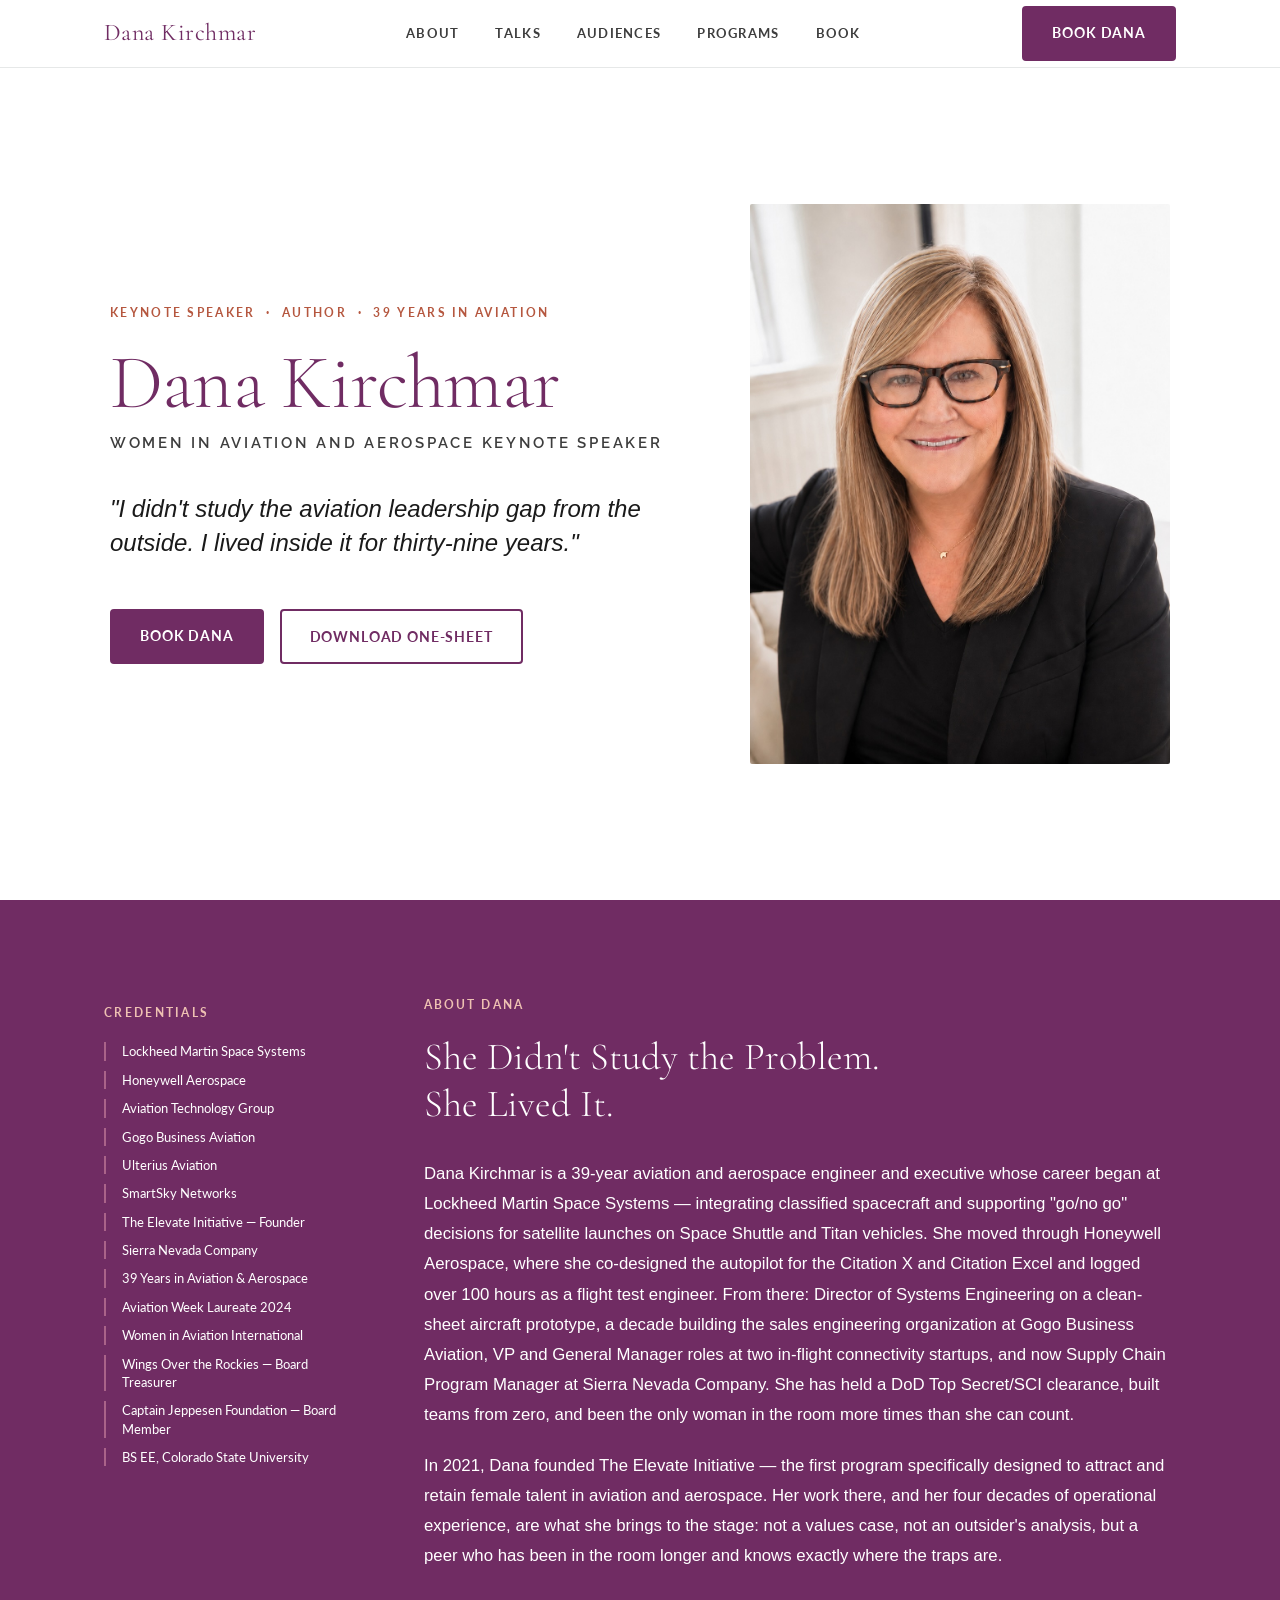
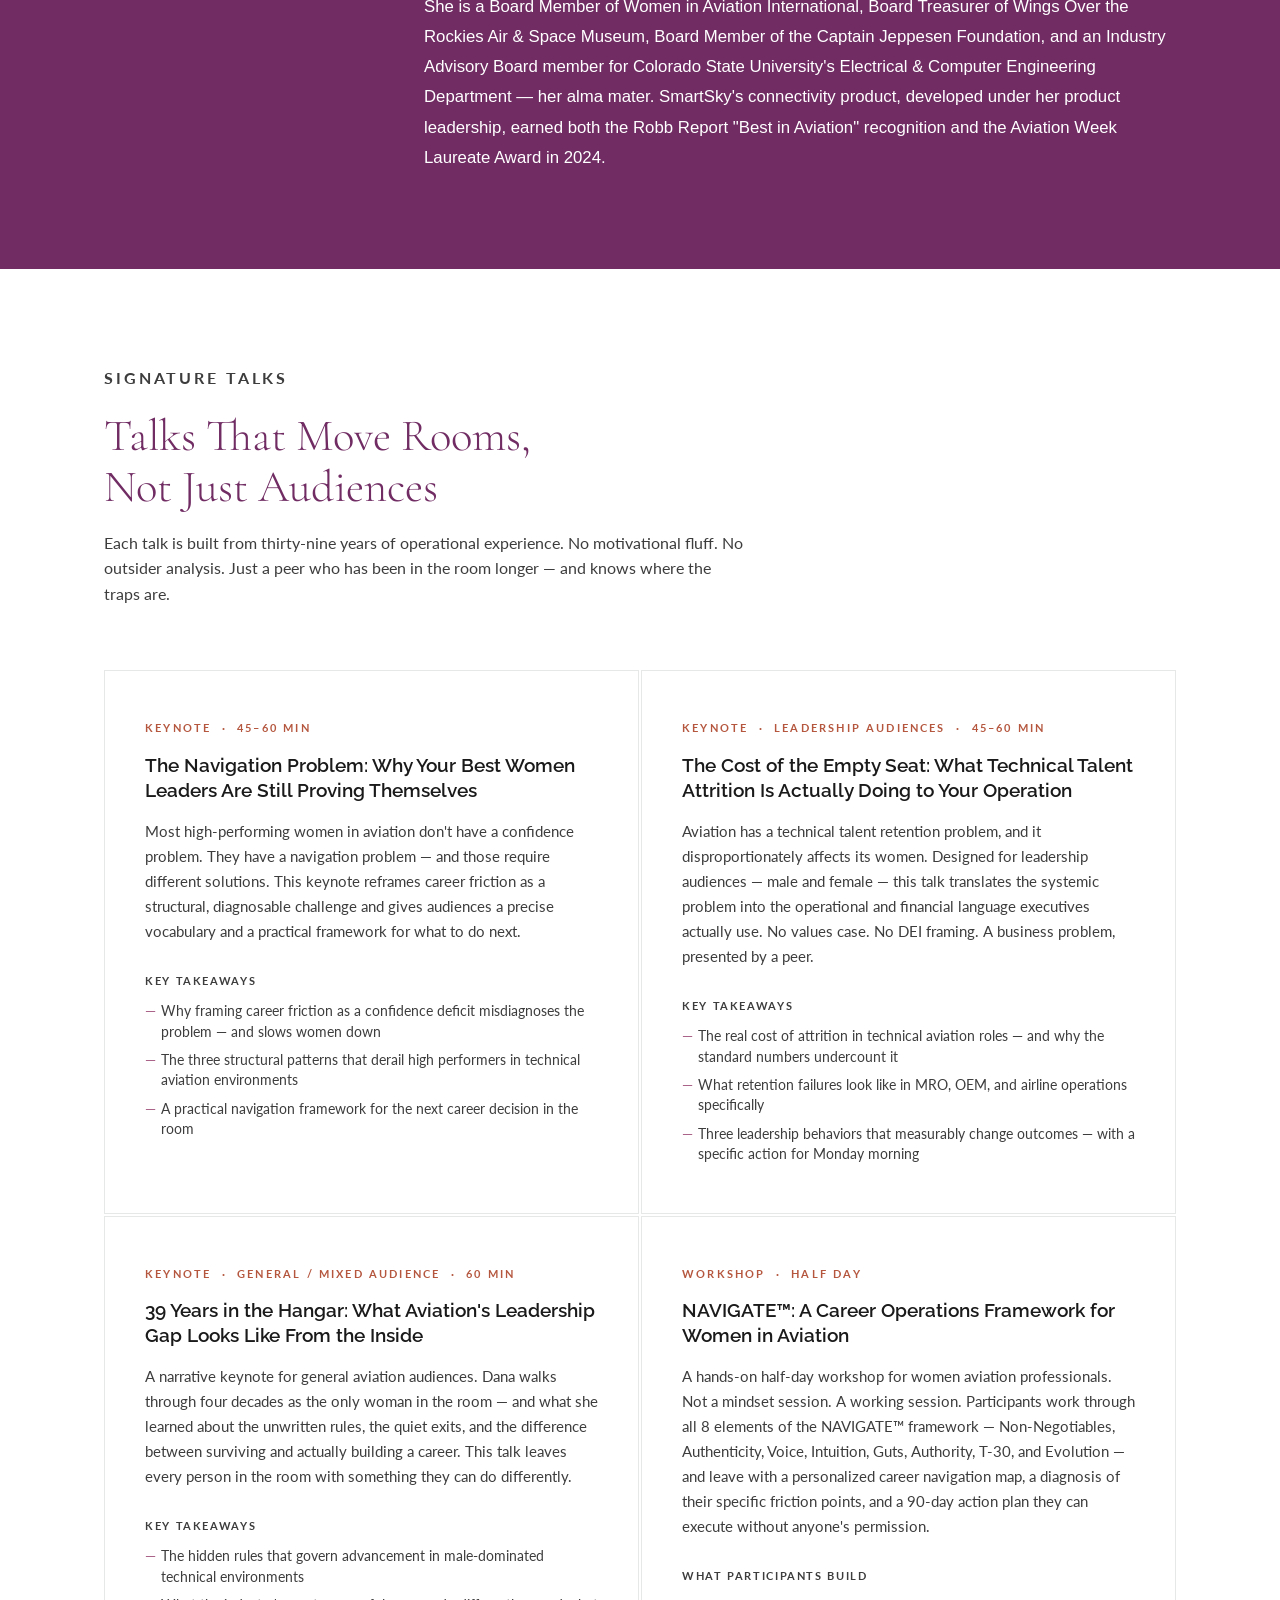
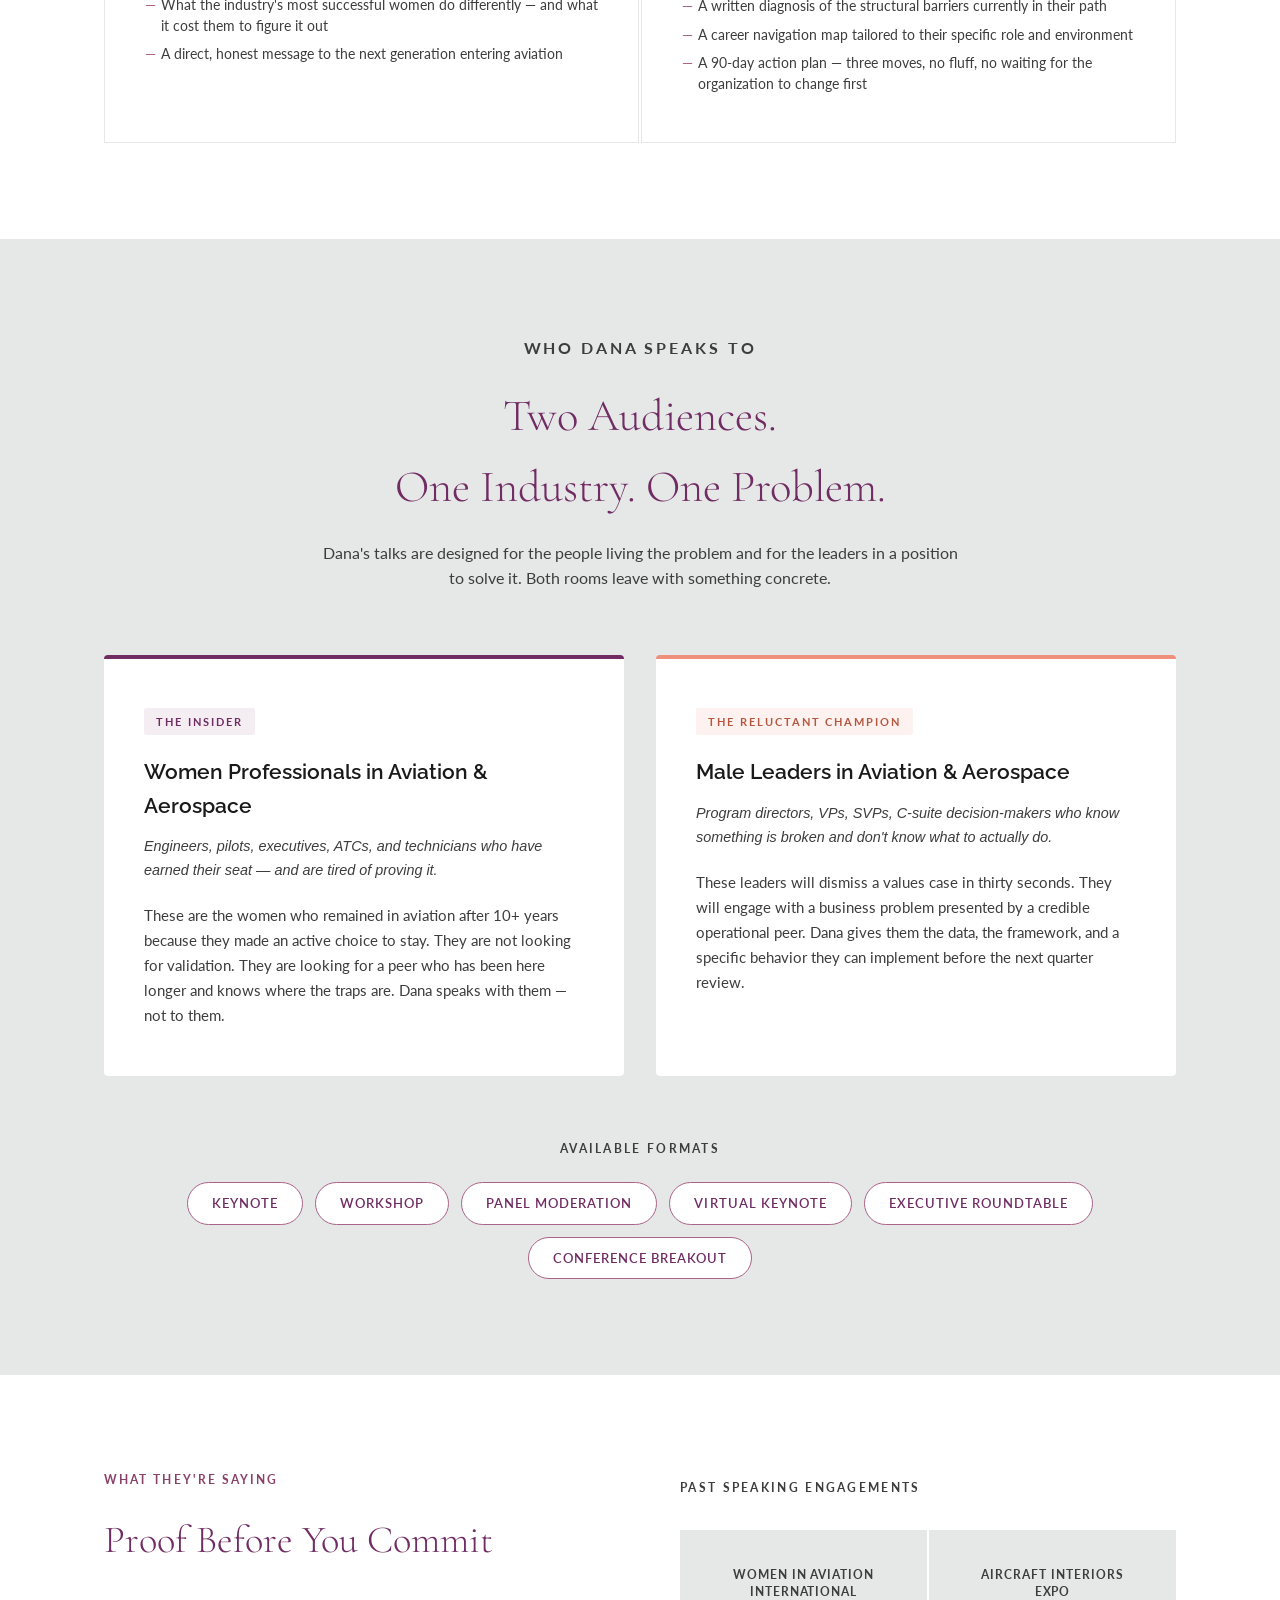
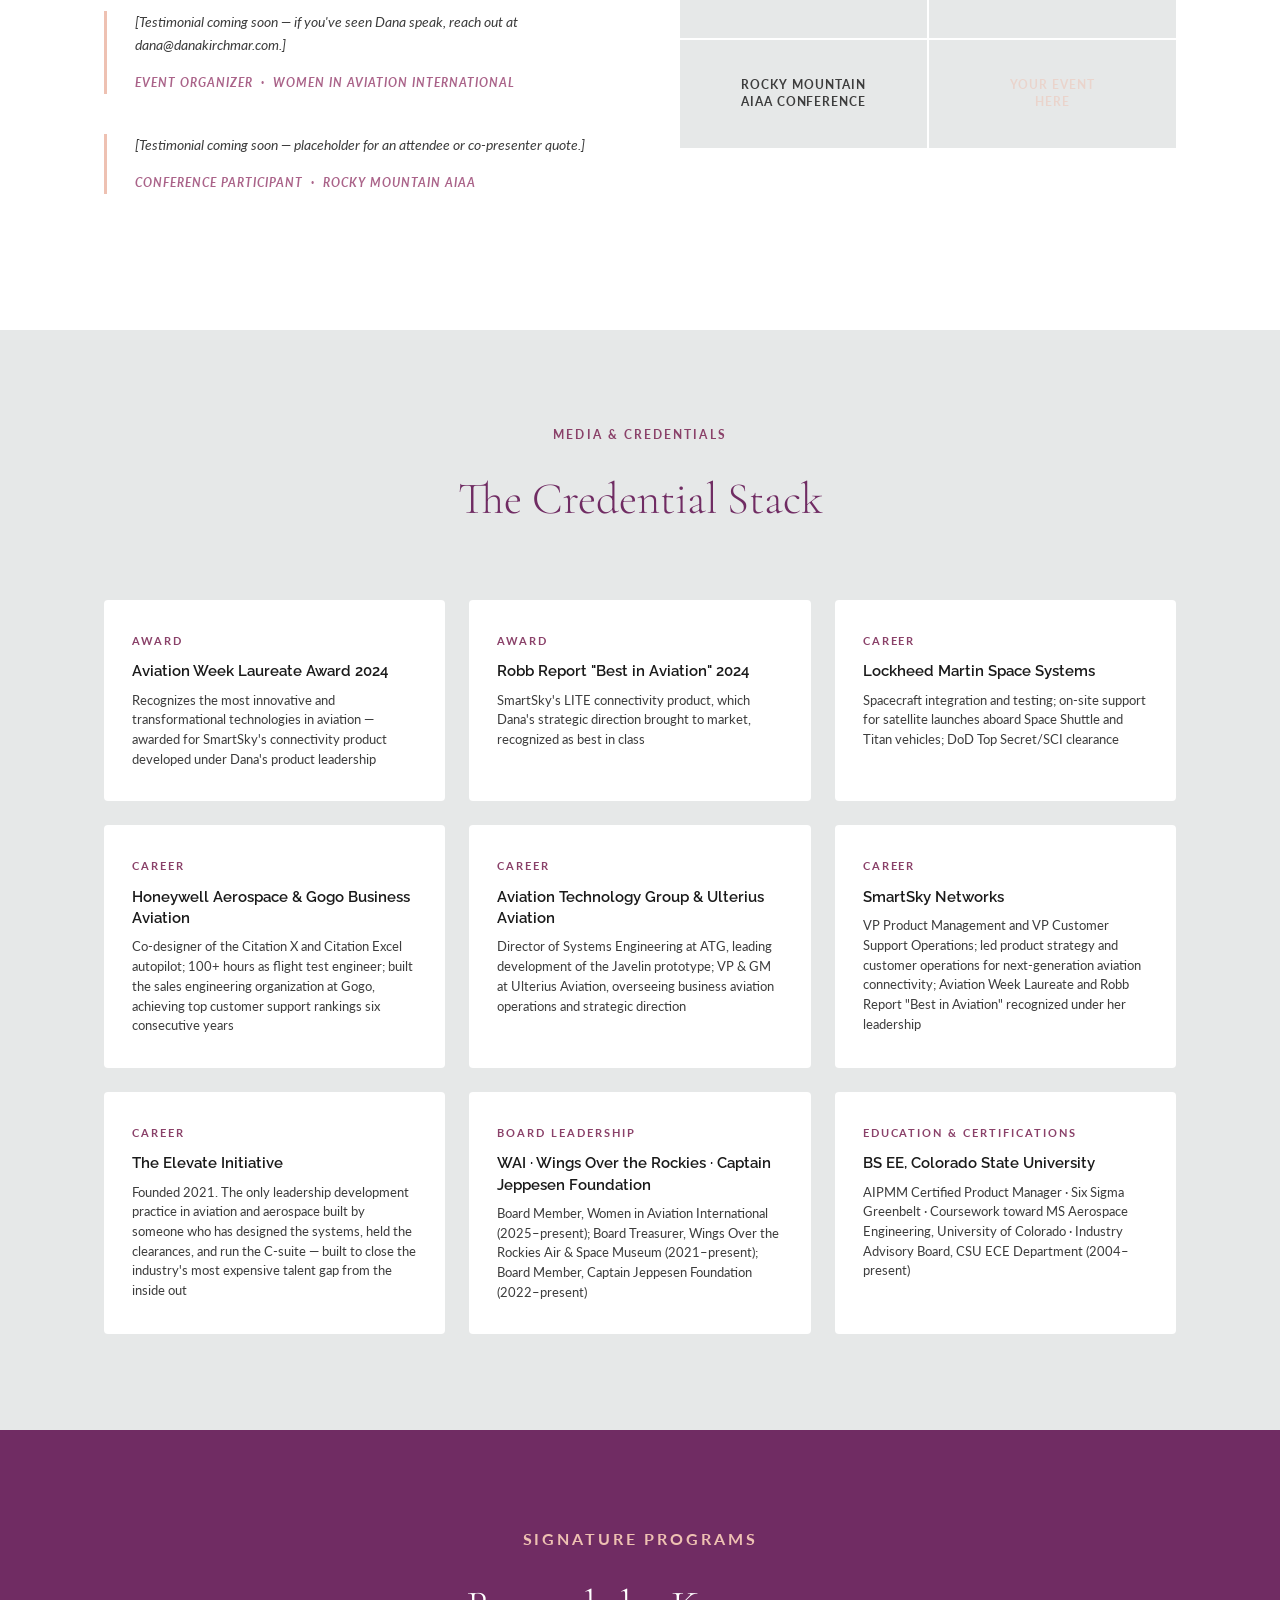
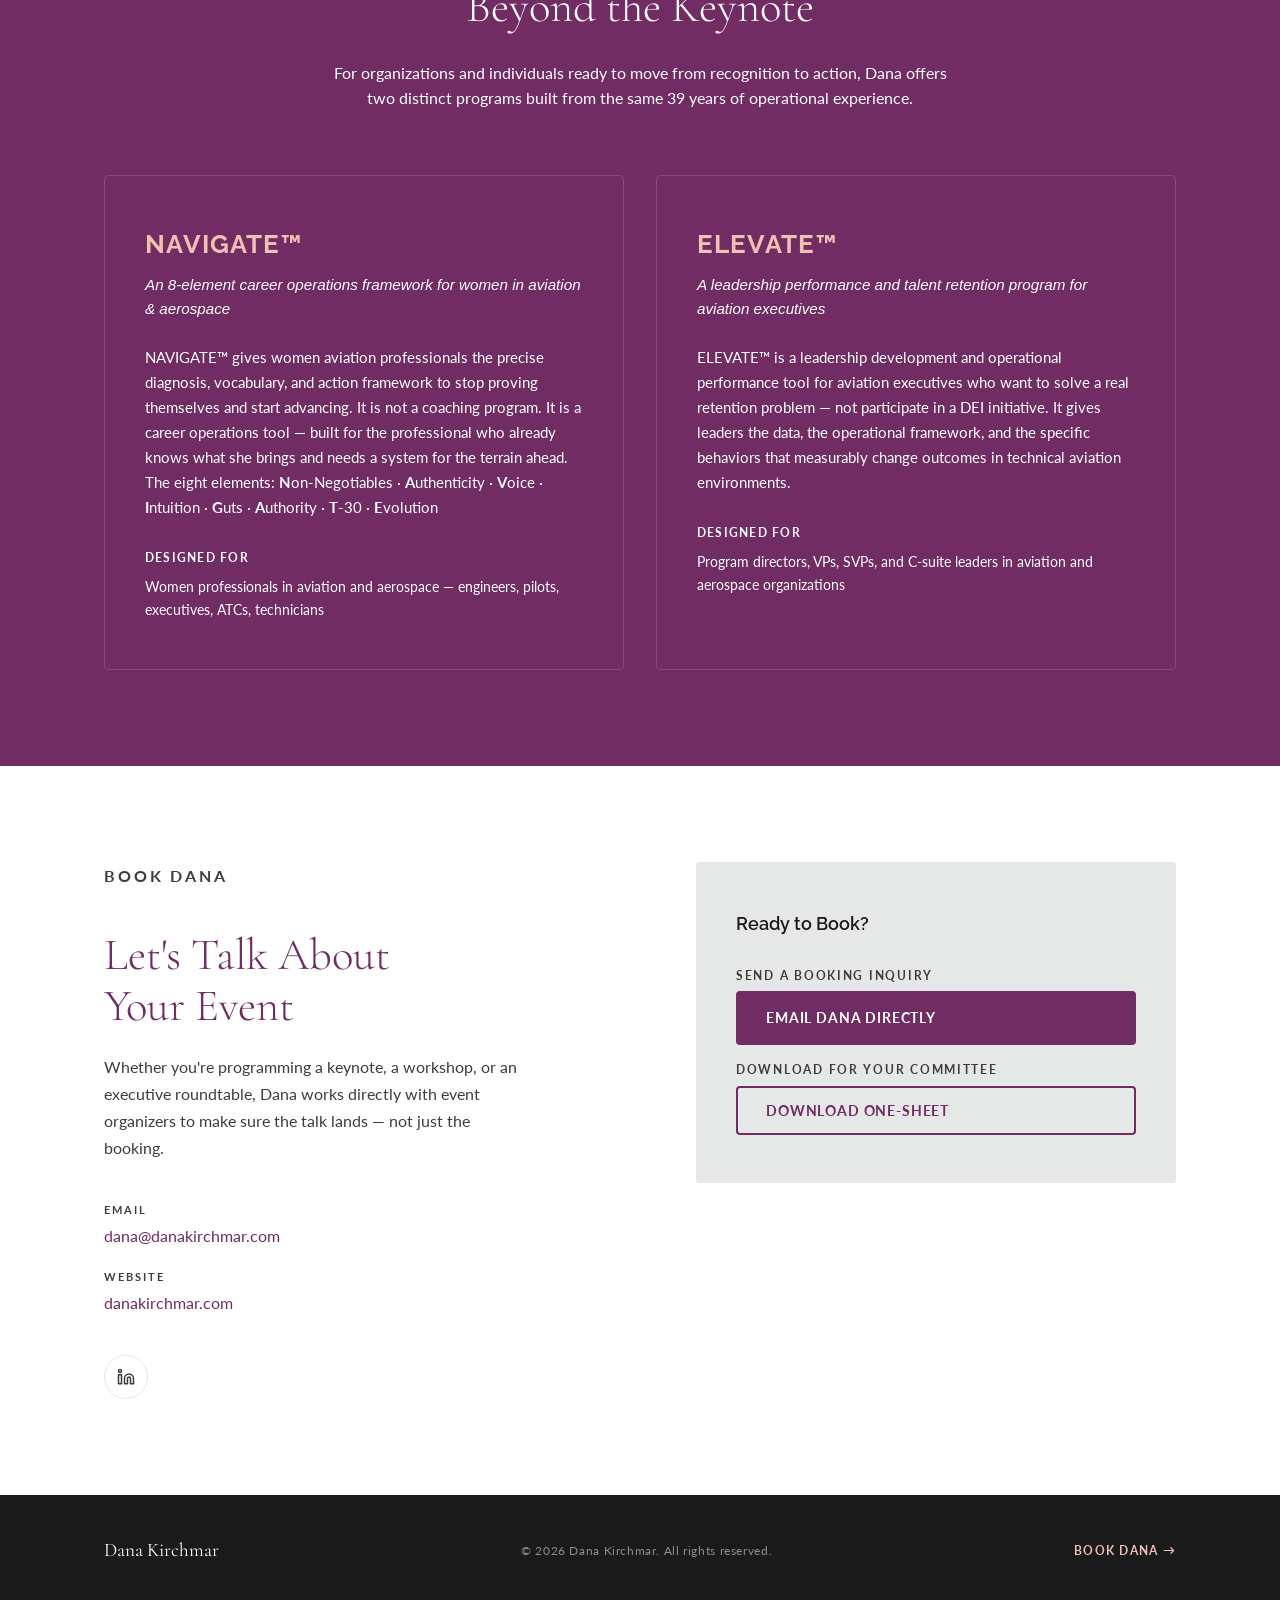
<file: index.html>
<!DOCTYPE html>
<html lang="en">
<head>
  <meta charset="UTF-8">
  <meta name="viewport" content="width=device-width, initial-scale=1.0">
  <title>Dana Kirchmar — Women in Aviation &amp; Aerospace Keynote Speaker</title>
  <meta name="description" content="Dana Kirchmar is a 39-year aviation and aerospace veteran and keynote speaker helping organizations and professionals navigate the industry's leadership gap.">
  <link rel="stylesheet" href="css/styles.css">
</head>
<body>

  <!-- Skip navigation for keyboard and screen reader users -->
  <a href="#main-content" class="skip-nav">Skip to main content</a>

  <!-- ── NAVIGATION ─────────────────────────────────────────── -->
  <nav id="nav" aria-label="Primary navigation">
    <div class="container nav-inner">
      <a href="#hero" class="nav-logo">Dana Kirchmar</a>
      <div class="nav-links">
        <a href="#bio">About</a>
        <a href="#talks">Talks</a>
        <a href="#audiences">Audiences</a>
        <a href="#programs">Programs</a>
        <a href="#contact">Book</a>
      </div>
      <a href="mailto:dana@danakirchmar.com" class="btn btn-primary nav-cta">Book Dana</a>
      <button class="nav-hamburger" aria-label="Open menu" aria-expanded="false">
        <span></span><span></span><span></span>
      </button>
    </div>
  </nav>

  <!-- Mobile menu -->
  <div class="mobile-menu" role="navigation" aria-label="Mobile navigation">
    <a href="#bio">About</a>
    <a href="#talks">Talks</a>
    <a href="#audiences">Audiences</a>
    <a href="#media">Media</a>
    <a href="#programs">Programs</a>
    <a href="mailto:dana@danakirchmar.com">Book Dana — dana@danakirchmar.com</a>
  </div>

  <main id="main-content">

  <!-- ── HERO ───────────────────────────────────────────────── -->
  <section id="hero" aria-labelledby="hero-name">
    <div class="hero-inner">
      <div class="hero-text">
        <p class="hero-eyebrow">Keynote Speaker &nbsp;·&nbsp; Author &nbsp;·&nbsp; 39 Years in Aviation</p>
        <h1 class="hero-name" id="hero-name">Dana Kirchmar</h1>
        <p class="hero-title">Women in Aviation and Aerospace Keynote Speaker</p>
        <p class="hero-positioning">
          "I didn't study the aviation leadership gap from the outside.
          I lived inside it for thirty-nine years."
        </p>
        <div class="hero-ctas">
          <a href="mailto:dana@danakirchmar.com" class="btn btn-primary">Book Dana</a>
          <button class="btn btn-outline" data-action="download-one-sheet">Download One-Sheet</button>
        </div>
      </div>
      <div class="hero-photo-wrap">
        <img src="images/headshot.jpg" alt="Dana Kirchmar" class="hero-photo">
        <div class="hero-accent-bar" aria-hidden="true"></div>
      </div>
    </div>
  </section>

  <!-- ── BIO ────────────────────────────────────────────────── -->
  <section id="bio" aria-labelledby="bio-heading">
    <div class="container bio-inner">
      <aside class="bio-sidebar">
        <p class="bio-sidebar-label">Credentials</p>
        <ul class="bio-credentials" role="list">
          <li class="bio-credential">Lockheed Martin Space Systems</li>
          <li class="bio-credential">Honeywell Aerospace</li>
          <li class="bio-credential">Aviation Technology Group</li>
          <li class="bio-credential">Gogo Business Aviation</li>
          <li class="bio-credential">Ulterius Aviation</li>
          <li class="bio-credential">SmartSky Networks</li>
          <li class="bio-credential">The Elevate Initiative — Founder</li>
          <li class="bio-credential">Sierra Nevada Company</li>
          <li class="bio-credential">39 Years in Aviation &amp; Aerospace</li>
          <li class="bio-credential">Aviation Week Laureate 2024</li>
          <li class="bio-credential">Women in Aviation International</li>
          <li class="bio-credential">Wings Over the Rockies — Board Treasurer</li>
          <li class="bio-credential">Captain Jeppesen Foundation — Board Member</li>
          <li class="bio-credential">BS EE, Colorado State University</li>
        </ul>
      </aside>
      <div class="bio-content">
        <p class="section-label" style="color: var(--blush);">About Dana</p>
        <h2 id="bio-heading">She Didn't Study the Problem.<br>She Lived It.</h2>
        <div class="bio-text">
          <p>
            Dana Kirchmar is a 39-year aviation and aerospace engineer and executive whose career
            began at Lockheed Martin Space Systems — integrating classified spacecraft and supporting
            "go/no go" decisions for satellite launches on Space Shuttle and Titan vehicles. She moved
            through Honeywell Aerospace, where she co-designed the autopilot for the Citation X and
            Citation Excel and logged over 100 hours as a flight test engineer. From there: Director of
            Systems Engineering on a clean-sheet aircraft prototype, a decade building the sales
            engineering organization at Gogo Business Aviation, VP and General Manager roles at two
            in-flight connectivity startups, and now Supply Chain Program Manager at Sierra Nevada
            Company. She has held a DoD Top Secret/SCI clearance, built teams from zero, and been the
            only woman in the room more times than she can count.
          </p>
          <p>
            In 2021, Dana founded The Elevate Initiative — the first program specifically designed to
            attract and retain female talent in aviation and aerospace. Her work there, and her four
            decades of operational experience, are what she brings to the stage: not a values case,
            not an outsider's analysis, but a peer who has been in the room longer and knows exactly
            where the traps are.
          </p>
          <p>
            She is a Board Member of Women in Aviation International, Board Treasurer of Wings Over
            the Rockies Air &amp; Space Museum, Board Member of the Captain Jeppesen Foundation, and
            an Industry Advisory Board member for Colorado State University's Electrical &amp; Computer
            Engineering Department — her alma mater. SmartSky's connectivity product, developed under
            her product leadership, earned both the Robb Report "Best in Aviation" recognition and the
            Aviation Week Laureate Award in 2024.
          </p>
        </div>
      </div>
    </div>
  </section>

  <!-- ── TALKS ──────────────────────────────────────────────── -->
  <section id="talks" aria-labelledby="talks-heading">
    <div class="container">
      <div class="talks-header">
        <p class="section-label">Signature Talks</p>
        <h2 id="talks-heading">Talks That Move Rooms,<br>Not Just Audiences</h2>
        <p>
          Each talk is built from thirty-nine years of operational experience.
          No motivational fluff. No outsider analysis. Just a peer who has been in
          the room longer — and knows where the traps are.
        </p>
      </div>

      <div class="talks-grid">

        <!-- Talk 1 -->
        <article class="talk-card">
          <p class="talk-type">Keynote &nbsp;·&nbsp; 45–60 min</p>
          <h3 class="talk-title">The Navigation Problem: Why Your Best Women Leaders Are Still Proving Themselves</h3>
          <p class="talk-description">
            Most high-performing women in aviation don't have a confidence problem.
            They have a navigation problem — and those require different solutions.
            This keynote reframes career friction as a structural, diagnosable challenge
            and gives audiences a precise vocabulary and a practical framework for what to do next.
          </p>
          <p class="talk-takeaways-label">Key Takeaways</p>
          <ul class="talk-takeaways" role="list">
            <li class="talk-takeaway">Why framing career friction as a confidence deficit misdiagnoses the problem — and slows women down</li>
            <li class="talk-takeaway">The three structural patterns that derail high performers in technical aviation environments</li>
            <li class="talk-takeaway">A practical navigation framework for the next career decision in the room</li>
          </ul>
        </article>

        <!-- Talk 2 -->
        <article class="talk-card">
          <p class="talk-type">Keynote &nbsp;·&nbsp; Leadership Audiences &nbsp;·&nbsp; 45–60 min</p>
          <h3 class="talk-title">The Cost of the Empty Seat: What Technical Talent Attrition Is Actually Doing to Your Operation</h3>
          <p class="talk-description">
            Aviation has a technical talent retention problem, and it disproportionately affects its
            women. Designed for leadership audiences — male and female — this talk translates the
            systemic problem into the operational and financial language executives actually use.
            No values case. No DEI framing. A business problem, presented by a peer.
          </p>
          <p class="talk-takeaways-label">Key Takeaways</p>
          <ul class="talk-takeaways" role="list">
            <li class="talk-takeaway">The real cost of attrition in technical aviation roles — and why the standard numbers undercount it</li>
            <li class="talk-takeaway">What retention failures look like in MRO, OEM, and airline operations specifically</li>
            <li class="talk-takeaway">Three leadership behaviors that measurably change outcomes — with a specific action for Monday morning</li>
          </ul>
        </article>

        <!-- Talk 3 -->
        <article class="talk-card">
          <p class="talk-type">Keynote &nbsp;·&nbsp; General / Mixed Audience &nbsp;·&nbsp; 60 min</p>
          <h3 class="talk-title">39 Years in the Hangar: What Aviation's Leadership Gap Looks Like From the Inside</h3>
          <p class="talk-description">
            A narrative keynote for general aviation audiences. Dana walks through four decades as
            the only woman in the room — and what she learned about the unwritten rules, the quiet
            exits, and the difference between surviving and actually building a career. This talk
            leaves every person in the room with something they can do differently.
          </p>
          <p class="talk-takeaways-label">Key Takeaways</p>
          <ul class="talk-takeaways" role="list">
            <li class="talk-takeaway">The hidden rules that govern advancement in male-dominated technical environments</li>
            <li class="talk-takeaway">What the industry's most successful women do differently — and what it cost them to figure it out</li>
            <li class="talk-takeaway">A direct, honest message to the next generation entering aviation</li>
          </ul>
        </article>

        <!-- Talk 4 -->
        <article class="talk-card">
          <p class="talk-type">Workshop &nbsp;·&nbsp; Half Day</p>
          <h3 class="talk-title">NAVIGATE™: A Career Operations Framework for Women in Aviation</h3>
          <p class="talk-description">
            A hands-on half-day workshop for women aviation professionals. Not a mindset session.
            A working session. Participants work through all 8 elements of the NAVIGATE™ framework —
            Non-Negotiables, Authenticity, Voice, Intuition, Guts, Authority, T-30, and Evolution —
            and leave with a personalized career navigation map, a diagnosis of their specific
            friction points, and a 90-day action plan they can execute without anyone's permission.
          </p>
          <p class="talk-takeaways-label">What Participants Build</p>
          <ul class="talk-takeaways" role="list">
            <li class="talk-takeaway">A written diagnosis of the structural barriers currently in their path</li>
            <li class="talk-takeaway">A career navigation map tailored to their specific role and environment</li>
            <li class="talk-takeaway">A 90-day action plan — three moves, no fluff, no waiting for the organization to change first</li>
          </ul>
        </article>

      </div>
    </div>
  </section>

  <!-- ── AUDIENCES ──────────────────────────────────────────── -->
  <section id="audiences" aria-labelledby="audiences-heading">
    <div class="container">
      <div class="audiences-header">
        <p class="section-label">Who Dana Speaks To</p>
        <h2 id="audiences-heading">Two Audiences.<br>One Industry. One Problem.</h2>
        <p>Dana's talks are designed for the people living the problem and for the leaders in a position to solve it. Both rooms leave with something concrete.</p>
      </div>

      <div class="audiences-grid">
        <div class="audience-card insider">
          <span class="audience-tag">The Insider</span>
          <h3>Women Professionals in Aviation &amp; Aerospace</h3>
          <p class="audience-subtitle">Engineers, pilots, executives, ATCs, and technicians who have earned their seat — and are tired of proving it.</p>
          <p>
            These are the women who remained in aviation after 10+ years because they made an
            active choice to stay. They are not looking for validation. They are looking for a
            peer who has been here longer and knows where the traps are. Dana speaks with them —
            not to them.
          </p>
        </div>
        <div class="audience-card champion">
          <span class="audience-tag">The Reluctant Champion</span>
          <h3>Male Leaders in Aviation &amp; Aerospace</h3>
          <p class="audience-subtitle">Program directors, VPs, SVPs, C-suite decision-makers who know something is broken and don't know what to actually do.</p>
          <p>
            These leaders will dismiss a values case in thirty seconds. They will engage with a
            business problem presented by a credible operational peer. Dana gives them the data,
            the framework, and a specific behavior they can implement before the next quarter review.
          </p>
        </div>
      </div>

      <div class="formats-block">
        <p class="formats-label">Available Formats</p>
        <ul class="formats-list" role="list">
          <li class="format-pill">Keynote</li>
          <li class="format-pill">Workshop</li>
          <li class="format-pill">Panel Moderation</li>
          <li class="format-pill">Virtual Keynote</li>
          <li class="format-pill">Executive Roundtable</li>
          <li class="format-pill">Conference Breakout</li>
        </ul>
      </div>
    </div>
  </section>

  <!-- ── SOCIAL PROOF ────────────────────────────────────────── -->
  <section id="social-proof" aria-labelledby="proof-heading">
    <div class="container social-proof-inner">
      <div class="testimonials-col">
        <p class="section-label">What They're Saying</p>
        <h2 id="proof-heading">Proof Before You Commit</h2>

        <blockquote class="testimonial">
          <p class="testimonial-placeholder">
            [Testimonial coming soon — if you've seen Dana speak, reach out at
            <a href="mailto:dana@danakirchmar.com">dana@danakirchmar.com</a>.]
          </p>
          <cite class="testimonial-attribution">Event Organizer &nbsp;·&nbsp; Women in Aviation International</cite>
        </blockquote>

        <blockquote class="testimonial">
          <p class="testimonial-placeholder">
            [Testimonial coming soon — placeholder for an attendee or co-presenter quote.]
          </p>
          <cite class="testimonial-attribution">Conference Participant &nbsp;·&nbsp; Rocky Mountain AIAA</cite>
        </blockquote>
      </div>

      <div class="logos-col">
        <p class="logos-label">Past Speaking Engagements</p>
        <div class="logos-grid">
          <div class="logo-block">
            <p class="logo-block-text">Women in Aviation<br>International</p>
          </div>
          <div class="logo-block">
            <p class="logo-block-text">Aircraft Interiors<br>Expo</p>
          </div>
          <div class="logo-block">
            <p class="logo-block-text">Rocky Mountain<br>AIAA Conference</p>
          </div>
          <div class="logo-block">
            <p class="logo-block-text" style="color: var(--blush); opacity: 0.5;">Your Event<br>Here</p>
          </div>
        </div>
      </div>
    </div>
  </section>

  <!-- ── MEDIA & CREDENTIALS ────────────────────────────────── -->
  <section id="media" aria-labelledby="media-heading">
    <div class="container">
      <div class="media-header">
        <p class="section-label">Media &amp; Credentials</p>
        <h2 id="media-heading">The Credential Stack</h2>
      </div>

      <div class="media-grid">
        <div class="media-card">
          <p class="media-card-type">Award</p>
          <p class="media-card-title">Aviation Week Laureate Award 2024</p>
          <p class="media-card-detail">Recognizes the most innovative and transformational technologies in aviation — awarded for SmartSky's connectivity product developed under Dana's product leadership</p>
        </div>
        <div class="media-card">
          <p class="media-card-type">Award</p>
          <p class="media-card-title">Robb Report "Best in Aviation" 2024</p>
          <p class="media-card-detail">SmartSky's LITE connectivity product, which Dana's strategic direction brought to market, recognized as best in class</p>
        </div>
        <div class="media-card">
          <p class="media-card-type">Career</p>
          <p class="media-card-title">Lockheed Martin Space Systems</p>
          <p class="media-card-detail">Spacecraft integration and testing; on-site support for satellite launches aboard Space Shuttle and Titan vehicles; DoD Top Secret/SCI clearance</p>
        </div>
        <div class="media-card">
          <p class="media-card-type">Career</p>
          <p class="media-card-title">Honeywell Aerospace &amp; Gogo Business Aviation</p>
          <p class="media-card-detail">Co-designer of the Citation X and Citation Excel autopilot; 100+ hours as flight test engineer; built the sales engineering organization at Gogo, achieving top customer support rankings six consecutive years</p>
        </div>
        <div class="media-card">
          <p class="media-card-type">Career</p>
          <p class="media-card-title">Aviation Technology Group &amp; Ulterius Aviation</p>
          <p class="media-card-detail">Director of Systems Engineering at ATG, leading development of the Javelin prototype; VP &amp; GM at Ulterius Aviation, overseeing business aviation operations and strategic direction</p>
        </div>
        <div class="media-card">
          <p class="media-card-type">Career</p>
          <p class="media-card-title">SmartSky Networks</p>
          <p class="media-card-detail">VP Product Management and VP Customer Support Operations; led product strategy and customer operations for next-generation aviation connectivity; Aviation Week Laureate and Robb Report "Best in Aviation" recognized under her leadership</p>
        </div>
        <div class="media-card">
          <p class="media-card-type">Career</p>
          <p class="media-card-title">The Elevate Initiative</p>
          <p class="media-card-detail">Founded 2021. The only leadership development practice in aviation and aerospace built by someone who has designed the systems, held the clearances, and run the C-suite — built to close the industry's most expensive talent gap from the inside out</p>
        </div>
        <div class="media-card">
          <p class="media-card-type">Board Leadership</p>
          <p class="media-card-title">WAI · Wings Over the Rockies · Captain Jeppesen Foundation</p>
          <p class="media-card-detail">Board Member, Women in Aviation International (2025–present); Board Treasurer, Wings Over the Rockies Air &amp; Space Museum (2021–present); Board Member, Captain Jeppesen Foundation (2022–present)</p>
        </div>
        <div class="media-card">
          <p class="media-card-type">Education &amp; Certifications</p>
          <p class="media-card-title">BS EE, Colorado State University</p>
          <p class="media-card-detail">AIPMM Certified Product Manager · Six Sigma Greenbelt · Coursework toward MS Aerospace Engineering, University of Colorado · Industry Advisory Board, CSU ECE Department (2004–present)</p>
        </div>
      </div>
    </div>
  </section>

  <!-- ── PROGRAMS ───────────────────────────────────────────── -->
  <section id="programs" aria-labelledby="programs-heading">
    <div class="container">
      <div class="programs-header">
        <p class="section-label">Signature Programs</p>
        <h2 id="programs-heading">Beyond the Keynote</h2>
        <p>For organizations and individuals ready to move from recognition to action, Dana offers two distinct programs built from the same 39 years of operational experience.</p>
      </div>

      <div class="programs-grid">
        <div class="program-card">
          <p class="program-name">NAVIGATE™</p>
          <p class="program-tagline">An 8-element career operations framework for women in aviation &amp; aerospace</p>
          <p class="program-description">
            NAVIGATE™ gives women aviation professionals the precise diagnosis, vocabulary, and
            action framework to stop proving themselves and start advancing. It is not a coaching
            program. It is a career operations tool — built for the professional who already knows
            what she brings and needs a system for the terrain ahead. The eight elements:
            <strong>N</strong>on-Negotiables · <strong>A</strong>uthenticity · <strong>V</strong>oice ·
            <strong>I</strong>ntuition · <strong>G</strong>uts · <strong>A</strong>uthority ·
            <strong>T</strong>-30 · <strong>E</strong>volution
          </p>
          <p class="program-for">Designed For</p>
          <p class="program-audience">Women professionals in aviation and aerospace — engineers, pilots, executives, ATCs, technicians</p>
        </div>
        <div class="program-card">
          <p class="program-name">ELEVATE™</p>
          <p class="program-tagline">A leadership performance and talent retention program for aviation executives</p>
          <p class="program-description">
            ELEVATE™ is a leadership development and operational performance tool for aviation
            executives who want to solve a real retention problem — not participate in a DEI
            initiative. It gives leaders the data, the operational framework, and the specific
            behaviors that measurably change outcomes in technical aviation environments.
          </p>
          <p class="program-for">Designed For</p>
          <p class="program-audience">Program directors, VPs, SVPs, and C-suite leaders in aviation and aerospace organizations</p>
        </div>
      </div>
    </div>
  </section>

  <!-- ── CONTACT ────────────────────────────────────────────── -->
  <section id="contact" aria-labelledby="contact-heading">
    <div class="container contact-inner">
      <div class="contact-left">
        <p class="section-label">Book Dana</p>
        <h2 id="contact-heading">Let's Talk About<br>Your Event</h2>
        <p>
          Whether you're programming a keynote, a workshop, or an executive roundtable,
          Dana works directly with event organizers to make sure the talk lands — not just
          the booking.
        </p>
        <div class="contact-details">
          <div class="contact-item">
            <span class="contact-item-label">Email</span>
            <span class="contact-item-value">
              <a href="mailto:dana@danakirchmar.com">dana@danakirchmar.com</a>
            </span>
          </div>
          <div class="contact-item">
            <span class="contact-item-label">Website</span>
            <span class="contact-item-value">
              <a href="https://danakirchmar.com" target="_blank" rel="noopener">danakirchmar.com</a>
            </span>
          </div>
        </div>
        <div class="contact-socials">
          <!-- LinkedIn -->
          <a href="https://linkedin.com" target="_blank" rel="noopener" class="social-link" aria-label="LinkedIn">
            <svg width="18" height="18" viewBox="0 0 24 24" fill="none" stroke="currentColor" stroke-width="2" stroke-linecap="round" stroke-linejoin="round" aria-hidden="true">
              <path d="M16 8a6 6 0 0 1 6 6v7h-4v-7a2 2 0 0 0-2-2 2 2 0 0 0-2 2v7h-4v-7a6 6 0 0 1 6-6z"/>
              <rect x="2" y="9" width="4" height="12"/>
              <circle cx="4" cy="4" r="2"/>
            </svg>
          </a>
        </div>
      </div>

      <div class="contact-right">
        <h3>Ready to Book?</h3>
        <div class="contact-cta-group">
          <div class="contact-cta-block">
            <p class="contact-cta-block-label">Send a booking inquiry</p>
            <a href="mailto:dana@danakirchmar.com?subject=Speaking%20Inquiry&body=Hi%20Dana%2C%0A%0AI%E2%80%99d%20like%20to%20inquire%20about%20booking%20you%20for%20our%20event.%0A%0AEvent%20name%3A%0ADate%3A%0ALocation%3A%0AAudience%3A%0AFormat%20(keynote%2Fworkshop%2Fpanel)%3A%0A%0ALooking%20forward%20to%20connecting."
              class="btn btn-primary">
              Email Dana Directly
            </a>
          </div>
          <div class="contact-cta-block">
            <p class="contact-cta-block-label">Download for your committee</p>
            <button class="btn btn-outline" data-action="download-one-sheet">
              Download One-Sheet
            </button>
          </div>
        </div>
      </div>
    </div>
  </section>

  </main><!-- end #main-content -->

  <!-- ── FOOTER ─────────────────────────────────────────────── -->
  <footer id="footer">
    <div class="container footer-inner">
      <span class="footer-name">Dana Kirchmar</span>
      <span class="footer-copy">&copy; 2026 Dana Kirchmar. All rights reserved.</span>
      <a href="mailto:dana@danakirchmar.com" class="footer-cta">Book Dana &rarr;</a>
    </div>
  </footer>

  <script src="js/main.js"></script>
</body>
</html>
</file>
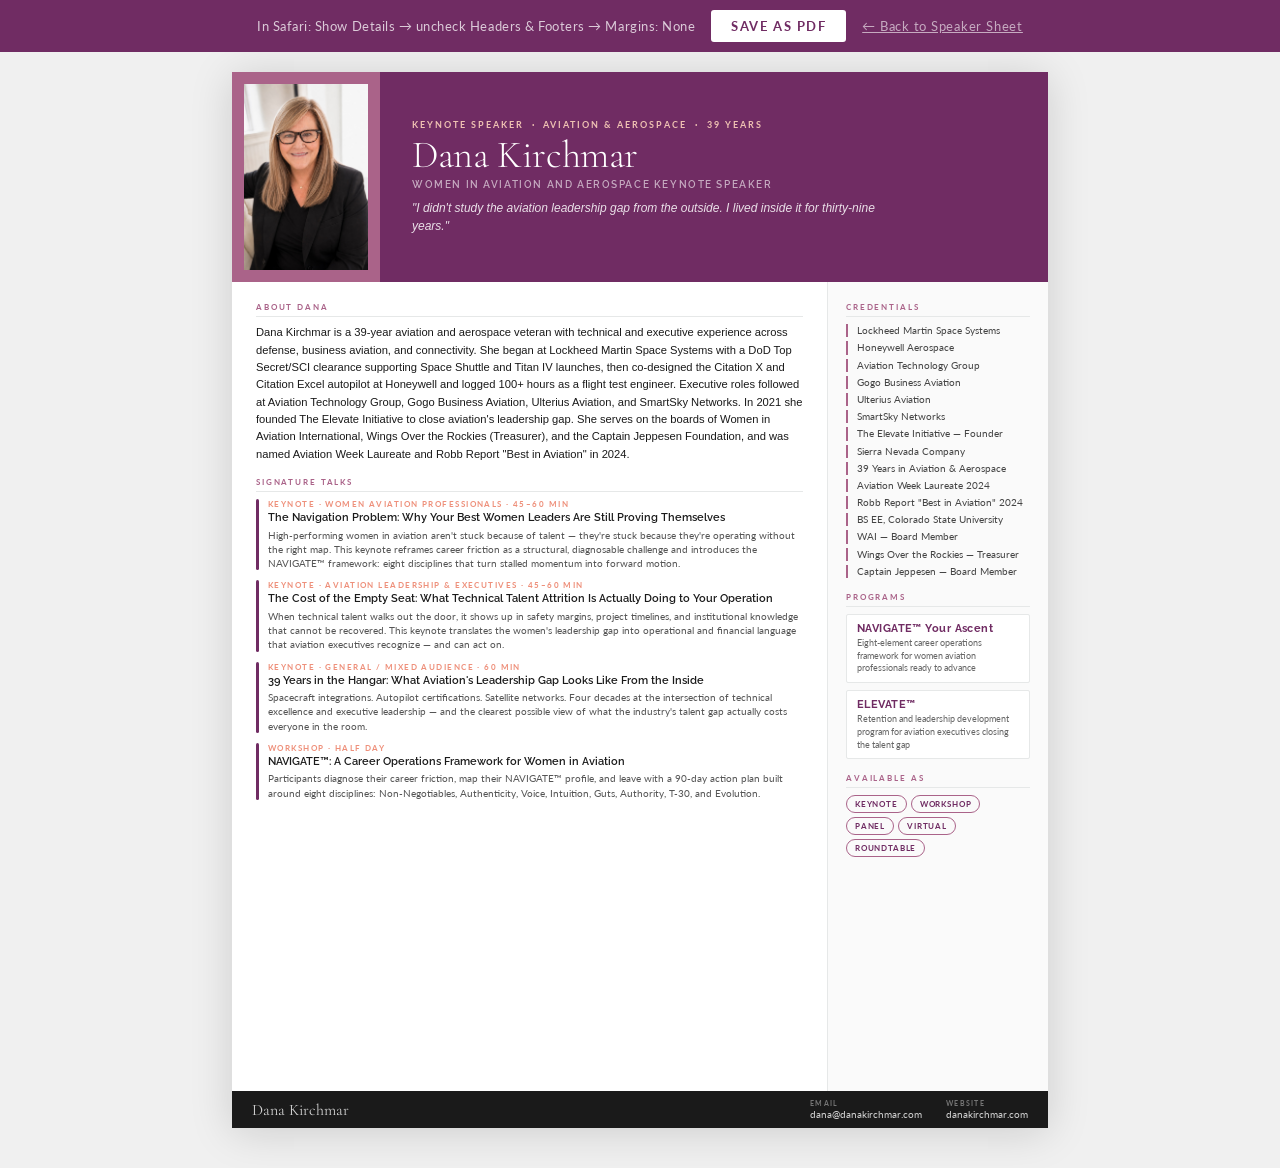
<file: one-sheet.html>
<!DOCTYPE html>
<html lang="en">
<head>
  <meta charset="UTF-8">
  <meta name="viewport" content="width=device-width, initial-scale=1.0">
  <title>Dana Kirchmar — Speaker One-Sheet</title>
  <link rel="stylesheet" href="https://fonts.googleapis.com/css2?family=Cormorant+Garamond:ital,wght@0,300;0,400;0,500;1,300;1,400&family=Lato:wght@300;400;700&family=Raleway:wght@400;500;600;700&display=swap">
  <style>
    /* ── TOKENS ── */
    :root {
      --plum:  #702c63;
      --mauve: #aa6389;
      --blush: #eec1b2;
      --coral: #ee907b;
      --slate: #97a3ae;
      --gray:  #e6e8e8;
      --ink:   #1a1a1a;
      --white: #ffffff;

      --font-display: 'Navigo', 'Raleway', 'Gill Sans', sans-serif;
      --font-script:  'Bathilda', 'Cormorant Garamond', Georgia, serif;
      --font-text:    'Optima', 'Gill Sans', Candara, sans-serif;
      --font-body:    'Lato', system-ui, sans-serif;
    }

    /* ── RESET ── */
    *, *::before, *::after { box-sizing: border-box; margin: 0; padding: 0; }
    body {
      font-family: var(--font-body);
      color: var(--ink);
      background: #f0f0f0;
      -webkit-font-smoothing: antialiased;
    }
    ul { list-style: none; }

    /* ── SCREEN: print button bar ── */
    .print-bar {
      position: fixed;
      top: 0; left: 0; right: 0;
      height: 52px;
      background: var(--plum);
      display: flex;
      align-items: center;
      justify-content: center;
      gap: 16px;
      z-index: 100;
    }
    .print-bar span {
      font-family: var(--font-body);
      font-size: 0.82rem;
      color: rgba(255,255,255,0.75);
      letter-spacing: 0.04em;
    }
    .print-bar button {
      font-family: var(--font-body);
      font-size: 0.8rem;
      font-weight: 700;
      letter-spacing: 0.12em;
      text-transform: uppercase;
      background: var(--white);
      color: var(--plum);
      border: none;
      padding: 8px 20px;
      border-radius: 3px;
      cursor: pointer;
    }
    .print-bar a {
      font-family: var(--font-body);
      font-size: 0.8rem;
      color: rgba(255,255,255,0.6);
      letter-spacing: 0.06em;
    }
    .print-bar a:hover { color: var(--white); }

    /* ── PAGE WRAPPER (screen) ── */
    .page-wrap {
      margin: 72px auto 40px;
      max-width: 816px; /* 8.5in at 96dpi */
    }

    /* ── ONE-SHEET PAGE ── */
    .one-sheet {
      background: var(--white);
      width: 100%;
      aspect-ratio: 8.5 / 11;
      display: grid;
      grid-template-rows: auto 1fr auto;
      overflow: hidden;
      min-height: 0;
      box-shadow: 0 4px 40px rgba(0,0,0,0.15);
    }

    /* ── HEADER BAND ── */
    .os-header {
      background: var(--plum);
      display: grid;
      grid-template-columns: 148px 1fr;
      min-height: 148px;
    }

    .os-photo {
      background: var(--mauve);
      display: flex;
      align-items: center;
      justify-content: center;
      color: rgba(255,255,255,0.3);
      font-family: var(--font-body);
      font-size: 0.6rem;
      letter-spacing: 0.1em;
      text-transform: uppercase;
      text-align: center;
      padding: 12px;
    }

    .os-photo img {
      width: 100%;
      height: 100%;
      object-fit: cover;
      object-position: top;
    }

    .os-header-text {
      padding: 22px 32px;
      display: flex;
      flex-direction: column;
      justify-content: center;
    }

    .os-eyebrow {
      font-family: var(--font-body);
      font-size: 0.56rem;
      font-weight: 700;
      letter-spacing: 0.22em;
      text-transform: uppercase;
      color: var(--blush);
      margin-bottom: 6px;
    }

    .os-name {
      font-family: var(--font-script);
      font-size: 2.4rem;
      font-weight: 300;
      color: var(--white);
      line-height: 1.0;
      margin-bottom: 5px;
      letter-spacing: -0.01em;
    }

    .os-title {
      font-family: var(--font-display);
      font-size: 0.62rem;
      font-weight: 600;
      letter-spacing: 0.16em;
      text-transform: uppercase;
      color: rgba(255,255,255,0.6);
      margin-bottom: 10px;
    }

    .os-positioning {
      font-family: var(--font-text);
      font-size: 0.75rem;
      font-style: italic;
      line-height: 1.45;
      color: rgba(255,255,255,0.85);
      max-width: 480px;
    }

    /* ── BODY ── */
    .os-body {
      display: grid;
      grid-template-columns: 1fr 220px;
      gap: 0;
      overflow: hidden;
      min-height: 0;
    }

    .os-main {
      padding: 20px 24px;
      border-right: 1px solid var(--gray);
      overflow: hidden;
      min-height: 0;
    }

    .os-sidebar {
      padding: 20px 18px;
      background: #fafafa;
      overflow: hidden;
      min-height: 0;
    }

    /* shared section styles */
    .os-section { margin-bottom: 14px; }
    .os-section:last-child { margin-bottom: 0; }

    .os-section-label {
      font-family: var(--font-body);
      font-size: 0.53rem;
      font-weight: 700;
      letter-spacing: 0.22em;
      text-transform: uppercase;
      color: var(--mauve);
      margin-bottom: 7px;
      padding-bottom: 4px;
      border-bottom: 1.5px solid var(--gray);
    }

    /* bio */
    .os-bio-text {
      font-family: var(--font-text);
      font-size: 0.70rem;
      line-height: 1.55;
      color: var(--ink);
    }

    /* talks */
    .os-talks { display: flex; flex-direction: column; gap: 10px; }

    .os-talk { display: grid; grid-template-columns: 3px 1fr; gap: 9px; }

    .os-talk-bar { background: var(--plum); border-radius: 2px; }

    .os-talk-type {
      font-family: var(--font-body);
      font-size: 0.50rem;
      font-weight: 700;
      letter-spacing: 0.18em;
      text-transform: uppercase;
      color: var(--coral);
      margin-bottom: 2px;
    }

    .os-talk-title {
      font-family: var(--font-display);
      font-size: 0.67rem;
      font-weight: 600;
      line-height: 1.28;
      color: var(--ink);
      margin-bottom: 3px;
    }

    .os-talk-desc {
      font-family: var(--font-body);
      font-size: 0.61rem;
      color: #555;
      line-height: 1.45;
    }

    /* sidebar items */
    .os-cred-list { display: flex; flex-direction: column; gap: 4px; }

    .os-cred {
      font-family: var(--font-body);
      font-size: 0.61rem;
      color: #444;
      line-height: 1.35;
      padding-left: 9px;
      border-left: 2px solid var(--mauve);
    }

    .os-programs { display: flex; flex-direction: column; gap: 7px; }

    .os-program {
      background: var(--white);
      border: 1px solid var(--gray);
      padding: 7px 10px;
      border-radius: 2px;
    }

    .os-program-name {
      font-family: var(--font-display);
      font-size: 0.68rem;
      font-weight: 700;
      color: var(--plum);
      margin-bottom: 2px;
      letter-spacing: 0.04em;
    }

    .os-program-desc {
      font-family: var(--font-body);
      font-size: 0.57rem;
      color: #666;
      line-height: 1.4;
    }

    .os-formats { display: flex; flex-wrap: wrap; gap: 4px; }

    .os-format {
      font-family: var(--font-body);
      font-size: 0.52rem;
      font-weight: 700;
      letter-spacing: 0.1em;
      text-transform: uppercase;
      padding: 3px 8px;
      border: 1px solid var(--mauve);
      border-radius: 10px;
      color: var(--plum);
    }

    /* ── FOOTER BAND ── */
    .os-footer {
      background: var(--ink);
      display: flex;
      align-items: center;
      justify-content: space-between;
      padding: 8px 20px;
      gap: 16px;
    }

    .os-footer-name {
      font-family: var(--font-script);
      font-size: 1rem;
      color: rgba(255,255,255,0.8);
      white-space: nowrap;
    }

    .os-footer-contact {
      display: flex;
      gap: 24px;
      align-items: center;
    }

    .os-footer-item {
      display: flex;
      flex-direction: column;
      gap: 1px;
    }

    .os-footer-label {
      font-family: var(--font-body);
      font-size: 0.45rem;
      font-weight: 700;
      letter-spacing: 0.18em;
      text-transform: uppercase;
      color: rgba(255,255,255,0.4);
    }

    .os-footer-value {
      font-family: var(--font-body);
      font-size: 0.6rem;
      color: rgba(255,255,255,0.8);
    }

    /* ── PRINT STYLES ── */
    @media print {
      * { -webkit-print-color-adjust: exact; print-color-adjust: exact; }

      @page {
        size: letter portrait;
        margin: 0;
      }

      html, body {
        margin: 0 !important;
        padding: 0 !important;
        background: white;
      }

      .print-bar { display: none !important; }

      .page-wrap {
        margin: 0;
        padding: 0;
        width: 8.5in;
        height: 11in;
        overflow: hidden;
        contain: strict;
      }

      .one-sheet {
        width: 8.5in;
        height: 11in;
        aspect-ratio: unset;
        overflow: hidden;
        contain: strict;
        box-shadow: none;
        -webkit-print-color-adjust: exact;
      }

      /* Safari: hide its default header/footer area */
      .print-bar, header, footer { display: none !important; }

      .os-body, .os-main, .os-sidebar {
        overflow: hidden;
        min-height: 0;
      }

      /* Header: white bg, dark text, plum border accent */
      .os-header {
        background: white !important;
        border-bottom: 3px solid var(--plum);
      }
      .os-photo {
        background: var(--gray) !important;
        border-right: 1px solid var(--gray);
      }
      .os-eyebrow { color: var(--plum) !important; }
      .os-name    { color: var(--plum) !important; }
      .os-title   { color: var(--ink)  !important; }
      .os-positioning { color: var(--ink-soft) !important; }

      /* Sidebar: white bg */
      .os-sidebar { background: white !important; border-left: 1px solid var(--gray); }

      /* Footer: white bg, dark text, plum top border */
      .os-footer {
        background: white !important;
        border-top: 2px solid var(--plum);
      }
      .os-footer-name  { color: var(--plum) !important; }
      .os-footer-label { color: var(--text-slate) !important; }
      .os-footer-value { color: var(--ink) !important; }
    }
  </style>
</head>
<body>

  <script>
    // Use zoom (affects layout, not just visuals) to ensure single page
    window.addEventListener('beforeprint', function () {
      const sheet = document.querySelector('.one-sheet');
      const PAGE_H = 11 * 96; // 11in @ 96dpi = 1056px
      const PAGE_W = 8.5 * 96;
      sheet.style.zoom = '';
      const h = sheet.scrollHeight;
      const w = sheet.scrollWidth;
      const scale = Math.min(PAGE_W / w, PAGE_H / h, 1);
      if (scale < 1) sheet.style.zoom = scale.toFixed(6);
    });
    window.addEventListener('afterprint', function () {
      document.querySelector('.one-sheet').style.zoom = '';
    });
  </script>

  <!-- Screen-only print bar -->
  <div class="print-bar" aria-hidden="true">
    <span>In Safari: Show Details → uncheck Headers &amp; Footers → Margins: None</span>
    <button onclick="window.print()">Save as PDF</button>
    <a href="index.html">&larr; Back to Speaker Sheet</a>
  </div>

  <div class="page-wrap">
    <div class="one-sheet">

      <!-- HEADER -->
      <header class="os-header">
        <div class="os-photo">
          <img src="images/headshot.jpg" alt="Dana Kirchmar">
        </div>
        <div class="os-header-text">
          <p class="os-eyebrow">Keynote Speaker &nbsp;·&nbsp; Aviation &amp; Aerospace &nbsp;·&nbsp; 39 Years</p>
          <h1 class="os-name">Dana Kirchmar</h1>
          <p class="os-title">Women in Aviation and Aerospace Keynote Speaker</p>
          <p class="os-positioning">
            "I didn't study the aviation leadership gap from the outside.
            I lived inside it for thirty-nine years."
          </p>
        </div>
      </header>

      <!-- BODY -->
      <div class="os-body">

        <!-- MAIN COLUMN -->
        <main class="os-main">

          <section class="os-section">
            <p class="os-section-label">About Dana</p>
            <p class="os-bio-text">
              Dana Kirchmar is a 39-year aviation and aerospace veteran with technical and executive experience across defense, business aviation, and connectivity. She began at Lockheed Martin Space Systems with a DoD Top Secret/SCI clearance supporting Space Shuttle and Titan IV launches, then co-designed the Citation X and Citation Excel autopilot at Honeywell and logged 100+ hours as a flight test engineer. Executive roles followed at Aviation Technology Group, Gogo Business Aviation, Ulterius Aviation, and SmartSky Networks. In 2021 she founded The Elevate Initiative to close aviation's leadership gap. She serves on the boards of Women in Aviation International, Wings Over the Rockies (Treasurer), and the Captain Jeppesen Foundation, and was named Aviation Week Laureate and Robb Report "Best in Aviation" in 2024.
            </p>
          </section>

          <section class="os-section">
            <p class="os-section-label">Signature Talks</p>
            <div class="os-talks">
              <div class="os-talk">
                <div class="os-talk-bar"></div>
                <div>
                  <p class="os-talk-type">Keynote · Women Aviation Professionals · 45–60 min</p>
                  <p class="os-talk-title">The Navigation Problem: Why Your Best Women Leaders Are Still Proving Themselves</p>
                  <p class="os-talk-desc">High-performing women in aviation aren't stuck because of talent — they're stuck because they're operating without the right map. This keynote reframes career friction as a structural, diagnosable challenge and introduces the NAVIGATE™ framework: eight disciplines that turn stalled momentum into forward motion.</p>
                </div>
              </div>
              <div class="os-talk">
                <div class="os-talk-bar"></div>
                <div>
                  <p class="os-talk-type">Keynote · Aviation Leadership &amp; Executives · 45–60 min</p>
                  <p class="os-talk-title">The Cost of the Empty Seat: What Technical Talent Attrition Is Actually Doing to Your Operation</p>
                  <p class="os-talk-desc">When technical talent walks out the door, it shows up in safety margins, project timelines, and institutional knowledge that cannot be recovered. This keynote translates the women's leadership gap into operational and financial language that aviation executives recognize — and can act on.</p>
                </div>
              </div>
              <div class="os-talk">
                <div class="os-talk-bar"></div>
                <div>
                  <p class="os-talk-type">Keynote · General / Mixed Audience · 60 min</p>
                  <p class="os-talk-title">39 Years in the Hangar: What Aviation's Leadership Gap Looks Like From the Inside</p>
                  <p class="os-talk-desc">Spacecraft integrations. Autopilot certifications. Satellite networks. Four decades at the intersection of technical excellence and executive leadership — and the clearest possible view of what the industry's talent gap actually costs everyone in the room.</p>
                </div>
              </div>
              <div class="os-talk">
                <div class="os-talk-bar"></div>
                <div>
                  <p class="os-talk-type">Workshop · Half Day</p>
                  <p class="os-talk-title">NAVIGATE™: A Career Operations Framework for Women in Aviation</p>
                  <p class="os-talk-desc">Participants diagnose their career friction, map their NAVIGATE™ profile, and leave with a 90-day action plan built around eight disciplines: Non-Negotiables, Authenticity, Voice, Intuition, Guts, Authority, T-30, and Evolution.</p>
                </div>
              </div>
            </div>
          </section>

        </main>

        <!-- SIDEBAR -->
        <aside class="os-sidebar">

          <section class="os-section">
            <p class="os-section-label">Credentials</p>
            <ul class="os-cred-list">
              <li class="os-cred">Lockheed Martin Space Systems</li>
              <li class="os-cred">Honeywell Aerospace</li>
              <li class="os-cred">Aviation Technology Group</li>
              <li class="os-cred">Gogo Business Aviation</li>
              <li class="os-cred">Ulterius Aviation</li>
              <li class="os-cred">SmartSky Networks</li>
              <li class="os-cred">The Elevate Initiative — Founder</li>
              <li class="os-cred">Sierra Nevada Company</li>
              <li class="os-cred">39 Years in Aviation &amp; Aerospace</li>
              <li class="os-cred">Aviation Week Laureate 2024</li>
              <li class="os-cred">Robb Report "Best in Aviation" 2024</li>
              <li class="os-cred">BS EE, Colorado State University</li>
              <li class="os-cred">WAI — Board Member</li>
              <li class="os-cred">Wings Over the Rockies — Treasurer</li>
              <li class="os-cred">Captain Jeppesen — Board Member</li>
            </ul>
          </section>

          <section class="os-section">
            <p class="os-section-label">Programs</p>
            <div class="os-programs">
              <div class="os-program">
                <p class="os-program-name">NAVIGATE™ Your Ascent</p>
                <p class="os-program-desc">Eight-element career operations framework for women aviation professionals ready to advance</p>
              </div>
              <div class="os-program">
                <p class="os-program-name">ELEVATE™</p>
                <p class="os-program-desc">Retention and leadership development program for aviation executives closing the talent gap</p>
              </div>
            </div>
          </section>

          <section class="os-section">
            <p class="os-section-label">Available As</p>
            <div class="os-formats">
              <span class="os-format">Keynote</span>
              <span class="os-format">Workshop</span>
              <span class="os-format">Panel</span>
              <span class="os-format">Virtual</span>
              <span class="os-format">Roundtable</span>
            </div>
          </section>

        </aside>
      </div>

      <!-- FOOTER -->
      <footer class="os-footer">
        <span class="os-footer-name">Dana Kirchmar</span>
        <div class="os-footer-contact">
          <div class="os-footer-item">
            <span class="os-footer-label">Email</span>
            <span class="os-footer-value">dana@danakirchmar.com</span>
          </div>
          <div class="os-footer-item">
            <span class="os-footer-label">Website</span>
            <span class="os-footer-value">danakirchmar.com</span>
          </div>
        </div>
      </footer>

    </div>
  </div>

</body>
</html>
</file>
<file: css/styles.css>
/* ============================================================
   DANA KIRCHMAR — SPEAKER SHEET
   Design tokens, base styles, and component styles
   ============================================================ */

/* ── FONTS ─────────────────────────────────────────────────── */
@import url('https://fonts.googleapis.com/css2?family=Cormorant+Garamond:ital,wght@0,300;0,400;0,500;0,600;1,300;1,400&family=Lato:wght@300;400;700&family=Raleway:wght@300;400;500;600;700&display=swap');

/* Commercial font stacks — drop files into /fonts/ to activate */
@font-face {
  font-family: 'Navigo';
  src: local('Navigo');
  font-display: swap;
}
@font-face {
  font-family: 'Bathilda';
  src: local('Bathilda');
  font-display: swap;
}

/* ── DESIGN TOKENS ──────────────────────────────────────────── */
:root {
  /* Brand palette (decorative use) */
  --plum:       #702c63;
  --mauve:      #aa6389;
  --gray-light: #e6e8e8;
  --slate:      #97a3ae;
  --coral:      #ee907b;
  --blush:      #eec1b2;
  --white:      #ffffff;
  --ink:        #1a1a1a;
  --ink-soft:   #3d3d3d;

  /* Accessible text variants — WCAG AA contrast on white (≥4.5:1) */
  --text-coral:  #b5573f; /* 4.7:1 on white */
  --text-mauve:  #8a4169; /* 6.9:1 on white */
  --text-slate:  #5b6b78; /* 5.5:1 on white */

  --font-display:  'Navigo', 'Raleway', 'Gill Sans', sans-serif;
  --font-script:   'Bathilda', 'Cormorant Garamond', Georgia, serif;
  --font-text:     'Optima', 'Gill Sans', 'Century Gothic', Candara, sans-serif;
  --font-body:     'Lato', system-ui, sans-serif;

  --max-width: 1120px;
  --section-pad: 96px 24px;
  --radius: 4px;
  --transition: 0.22s ease;
}

/* ── RESET & BASE ───────────────────────────────────────────── */
*, *::before, *::after { box-sizing: border-box; margin: 0; padding: 0; }

html { scroll-behavior: smooth; font-size: 16px; }

body {
  font-family: var(--font-body);
  color: var(--ink);
  background: var(--white);
  line-height: 1.6;
  -webkit-font-smoothing: antialiased;
}

img { display: block; max-width: 100%; }
a { color: inherit; text-decoration: none; }
ul { list-style: none; }

/* ── UTILITIES ──────────────────────────────────────────────── */
.container {
  max-width: var(--max-width);
  margin: 0 auto;
  padding: 0 24px;
}

.section-label {
  font-family: var(--font-body);
  font-size: 0.72rem;
  font-weight: 700;
  letter-spacing: 0.18em;
  text-transform: uppercase;
  color: var(--text-mauve);
  margin-bottom: 20px;
}

.btn {
  display: inline-flex;
  align-items: center;
  gap: 8px;
  padding: 14px 28px;
  font-family: var(--font-body);
  font-size: 0.875rem;
  font-weight: 700;
  letter-spacing: 0.06em;
  text-transform: uppercase;
  border-radius: var(--radius);
  cursor: pointer;
  transition: all var(--transition);
  border: 2px solid transparent;
}

.btn-primary {
  background: var(--plum);
  color: var(--white) !important;
  border-color: var(--plum);
}
.btn-primary:hover {
  background: #5a2250;
  border-color: #5a2250;
  transform: translateY(-1px);
}

.btn-outline {
  background: transparent;
  color: var(--plum);
  border-color: var(--plum);
}
.btn-outline:hover {
  background: var(--plum);
  color: var(--white);
  transform: translateY(-1px);
}

.btn-ghost {
  background: transparent;
  color: var(--white);
  border-color: rgba(255,255,255,0.5);
}
.btn-ghost:hover {
  border-color: var(--white);
  background: rgba(255,255,255,0.1);
}

/* ── NAVIGATION ─────────────────────────────────────────────── */
#nav {
  position: fixed;
  top: 0;
  left: 0;
  right: 0;
  z-index: 100;
  height: 68px;
  background: rgba(255,255,255,0.97);
  backdrop-filter: blur(8px);
  border-bottom: 1px solid var(--gray-light);
  transition: box-shadow var(--transition);
}
#nav.scrolled { box-shadow: 0 2px 20px rgba(0,0,0,0.08); }

.nav-inner {
  height: 100%;
  display: flex;
  align-items: center;
  justify-content: space-between;
}

.nav-logo {
  font-family: var(--font-script);
  font-size: 1.5rem;
  font-weight: 400;
  color: var(--plum);
  letter-spacing: 0.02em;
}

.nav-links {
  display: flex;
  align-items: center;
  gap: 36px;
}

.nav-links a {
  font-family: var(--font-body);
  font-size: 0.8rem;
  font-weight: 700;
  letter-spacing: 0.1em;
  text-transform: uppercase;
  color: var(--ink-soft);
  transition: color var(--transition);
}
.nav-links a:hover { color: var(--plum); }

.nav-cta { margin-left: 12px; color: var(--white); }
.nav-cta:hover { color: var(--white); }

.nav-hamburger {
  display: none;
  flex-direction: column;
  gap: 5px;
  background: none;
  border: none;
  cursor: pointer;
  padding: 4px;
}
.nav-hamburger span {
  display: block;
  width: 24px;
  height: 2px;
  background: var(--ink);
  transition: all var(--transition);
}

/* ── HERO ───────────────────────────────────────────────────── */
#hero {
  min-height: 100vh;
  padding-top: 68px;
  display: flex;
  align-items: center;
  background: var(--white);
}

.hero-inner {
  display: grid;
  grid-template-columns: 1fr 420px;
  gap: 80px;
  align-items: center;
  padding: 80px 24px;
  max-width: var(--max-width);
  margin: 0 auto;
}

.hero-eyebrow {
  font-family: var(--font-body);
  font-size: 0.72rem;
  font-weight: 700;
  letter-spacing: 0.2em;
  text-transform: uppercase;
  color: var(--text-coral);
  margin-bottom: 20px;
}

.hero-name {
  font-family: var(--font-script);
  font-size: clamp(3rem, 6vw, 5.5rem);
  font-weight: 300;
  line-height: 1.05;
  color: var(--plum);
  margin-bottom: 8px;
  letter-spacing: -0.01em;
}

.hero-title {
  font-family: var(--font-display);
  font-size: clamp(0.8rem, 1.5vw, 0.95rem);
  font-weight: 600;
  letter-spacing: 0.18em;
  text-transform: uppercase;
  color: var(--ink-soft);
  margin-bottom: 36px;
}

.hero-positioning {
  font-family: var(--font-text);
  font-size: clamp(1.2rem, 2.5vw, 1.5rem);
  line-height: 1.45;
  color: var(--ink);
  max-width: 560px;
  margin-bottom: 48px;
  font-style: italic;
}

.hero-ctas {
  display: flex;
  flex-wrap: wrap;
  gap: 16px;
}

.hero-photo-wrap {
  position: relative;
  aspect-ratio: 3/4;
  max-height: 560px;
}

.hero-photo {
  width: 100%;
  height: 100%;
  object-fit: cover;
  object-position: top;
  border-radius: 2px;
}

.hero-photo-placeholder {
  width: 100%;
  height: 100%;
  background: var(--gray-light);
  border-radius: 2px;
  display: flex;
  flex-direction: column;
  align-items: center;
  justify-content: center;
  gap: 12px;
  color: var(--ink-soft);
  font-size: 0.8rem;
  font-family: var(--font-body);
  letter-spacing: 0.1em;
  text-transform: uppercase;
}

.hero-photo-placeholder svg {
  width: 64px;
  height: 64px;
  opacity: 0.4;
}

.hero-accent-bar {
  position: absolute;
  bottom: -20px;
  right: -20px;
  width: 120px;
  height: 120px;
  border: 3px solid var(--blush);
  border-radius: 2px;
  z-index: -1;
}

/* ── BIO ────────────────────────────────────────────────────── */
#bio {
  padding: var(--section-pad);
  background: var(--plum);
  color: var(--white);
}

.bio-inner {
  display: grid;
  grid-template-columns: 240px 1fr;
  gap: 80px;
  align-items: start;
}

.bio-sidebar {
  padding-top: 8px;
}

.bio-sidebar-label {
  font-family: var(--font-body);
  font-size: 0.72rem;
  font-weight: 700;
  letter-spacing: 0.2em;
  text-transform: uppercase;
  color: var(--blush);
  margin-bottom: 20px;
}

.bio-credentials {
  display: flex;
  flex-direction: column;
  gap: 10px;
}

.bio-credential {
  font-family: var(--font-body);
  font-size: 0.82rem;
  color: var(--white);
  padding-left: 16px;
  border-left: 2px solid var(--mauve);
  line-height: 1.4;
}

.bio-content h2 {
  font-family: var(--font-script);
  font-size: clamp(1.8rem, 3vw, 2.5rem);
  font-weight: 300;
  line-height: 1.2;
  color: var(--white);
  margin-bottom: 32px;
}

.bio-text {
  font-family: var(--font-text);
  font-size: 1.05rem;
  line-height: 1.8;
  color: var(--white);
}

.bio-text p + p { margin-top: 20px; }

/* ── TALKS ──────────────────────────────────────────────────── */
#talks {
  padding: var(--section-pad);
  background: var(--white);
}

.talks-header {
  max-width: 640px;
  margin-bottom: 64px;
}

.talks-header h2 {
  font-family: var(--font-script);
  font-size: clamp(2rem, 3.5vw, 3rem);
  font-weight: 300;
  line-height: 1.15;
  color: var(--plum);
  margin-bottom: 16px;
}

.talks-header p {
  font-family: var(--font-body);
  font-size: 1rem;
  color: var(--ink-soft);
  line-height: 1.6;
}

.talks-grid {
  display: grid;
  grid-template-columns: repeat(2, 1fr);
  gap: 2px;
}

.talk-card {
  background: var(--white);
  border: 1px solid var(--gray-light);
  padding: 48px 40px;
  transition: border-color var(--transition), box-shadow var(--transition);
  position: relative;
}

.talk-card::before {
  content: '';
  position: absolute;
  top: 0;
  left: 0;
  width: 4px;
  height: 0;
  background: var(--plum);
  transition: height 0.3s ease;
}

.talk-card:hover::before { height: 100%; }
.talk-card:hover { border-color: transparent; box-shadow: 0 4px 32px rgba(112,44,99,0.1); }

.talk-type {
  font-family: var(--font-body);
  font-size: 0.68rem;
  font-weight: 700;
  letter-spacing: 0.2em;
  text-transform: uppercase;
  color: var(--text-coral);
  margin-bottom: 16px;
}

.talk-title {
  font-family: var(--font-display);
  font-size: 1.2rem;
  font-weight: 600;
  line-height: 1.3;
  color: var(--ink);
  margin-bottom: 16px;
}

.talk-description {
  font-family: var(--font-body);
  font-size: 0.92rem;
  color: var(--ink-soft);
  line-height: 1.7;
  margin-bottom: 28px;
}

.talk-takeaways-label {
  font-family: var(--font-body);
  font-size: 0.68rem;
  font-weight: 700;
  letter-spacing: 0.15em;
  text-transform: uppercase;
  color: var(--ink-soft);
  margin-bottom: 12px;
}

.talk-takeaways {
  display: flex;
  flex-direction: column;
  gap: 8px;
}

.talk-takeaway {
  font-family: var(--font-body);
  font-size: 0.85rem;
  color: var(--ink-soft);
  padding-left: 16px;
  position: relative;
  line-height: 1.5;
}

.talk-takeaway::before {
  content: '—';
  position: absolute;
  left: 0;
  color: var(--mauve);
}

/* ── AUDIENCES ──────────────────────────────────────────────── */
#audiences {
  padding: var(--section-pad);
  background: var(--gray-light);
}

.audiences-header {
  text-align: center;
  max-width: 640px;
  margin: 0 auto 64px;
}

.audiences-header h2 {
  font-family: var(--font-script);
  font-size: clamp(2rem, 3.5vw, 3rem);
  font-weight: 300;
  color: var(--plum);
  margin-bottom: 16px;
}

.audiences-header p {
  font-family: var(--font-body);
  font-size: 1rem;
  color: var(--ink-soft);
  line-height: 1.6;
}

.audiences-grid {
  display: grid;
  grid-template-columns: 1fr 1fr;
  gap: 32px;
  margin-bottom: 64px;
}

.audience-card {
  background: var(--white);
  padding: 48px 40px;
  border-radius: var(--radius);
}

.audience-card.insider { border-top: 4px solid var(--plum); }
.audience-card.champion { border-top: 4px solid var(--coral); }

.audience-tag {
  display: inline-block;
  font-family: var(--font-body);
  font-size: 0.68rem;
  font-weight: 700;
  letter-spacing: 0.18em;
  text-transform: uppercase;
  padding: 5px 12px;
  border-radius: 2px;
  margin-bottom: 20px;
}

.audience-card.insider .audience-tag { background: rgba(112,44,99,0.08); color: var(--plum); }
.audience-card.champion .audience-tag { background: rgba(238,144,123,0.12); color: var(--text-coral); }

.audience-card h3 {
  font-family: var(--font-display);
  font-size: 1.3rem;
  font-weight: 600;
  color: var(--ink);
  margin-bottom: 12px;
}

.audience-card .audience-subtitle {
  font-family: var(--font-text);
  font-size: 0.9rem;
  font-style: italic;
  color: var(--ink-soft);
  margin-bottom: 20px;
}

.audience-card p {
  font-family: var(--font-body);
  font-size: 0.92rem;
  color: var(--ink-soft);
  line-height: 1.7;
}

.formats-block {
  text-align: center;
}

.formats-label {
  font-family: var(--font-body);
  font-size: 0.72rem;
  font-weight: 700;
  letter-spacing: 0.2em;
  text-transform: uppercase;
  color: var(--ink-soft);
  margin-bottom: 24px;
}

.formats-list {
  display: flex;
  flex-wrap: wrap;
  justify-content: center;
  gap: 12px;
}

.format-pill {
  font-family: var(--font-body);
  font-size: 0.8rem;
  font-weight: 600;
  letter-spacing: 0.08em;
  text-transform: uppercase;
  padding: 10px 24px;
  border: 1.5px solid var(--mauve);
  border-radius: 32px;
  color: var(--plum);
  background: var(--white);
}

/* ── SOCIAL PROOF ───────────────────────────────────────────── */
#social-proof {
  padding: var(--section-pad);
  background: var(--white);
}

.social-proof-inner {
  display: grid;
  grid-template-columns: 1fr 1fr;
  gap: 80px;
  align-items: start;
}

.testimonials-col h2 {
  font-family: var(--font-script);
  font-size: clamp(1.8rem, 3vw, 2.5rem);
  font-weight: 300;
  color: var(--plum);
  margin-bottom: 40px;
}

.testimonial {
  border-left: 3px solid var(--blush);
  padding-left: 28px;
  margin-bottom: 40px;
}

.testimonial-quote {
  font-family: var(--font-text);
  font-size: 1.05rem;
  font-style: italic;
  line-height: 1.7;
  color: var(--ink);
  margin-bottom: 16px;
}

.testimonial-placeholder {
  font-family: var(--font-body);
  font-size: 0.88rem;
  color: var(--ink-soft);
  font-style: italic;
  margin-bottom: 12px;
  line-height: 1.6;
}

.testimonial-attribution {
  font-family: var(--font-body);
  font-size: 0.78rem;
  font-weight: 700;
  letter-spacing: 0.08em;
  text-transform: uppercase;
  color: var(--mauve);
}

.logos-col {
  padding-top: 8px;
}

.logos-label {
  font-family: var(--font-body);
  font-size: 0.72rem;
  font-weight: 700;
  letter-spacing: 0.2em;
  text-transform: uppercase;
  color: var(--ink-soft);
  margin-bottom: 32px;
}

.logos-grid {
  display: grid;
  grid-template-columns: repeat(2, 1fr);
  gap: 2px;
}

.logo-block {
  background: var(--gray-light);
  aspect-ratio: 16/7;
  display: flex;
  align-items: center;
  justify-content: center;
  padding: 20px;
}

.logo-block-text {
  font-family: var(--font-body);
  font-size: 0.75rem;
  font-weight: 700;
  letter-spacing: 0.08em;
  text-transform: uppercase;
  color: var(--ink-soft);
  text-align: center;
  line-height: 1.4;
}

/* ── MEDIA & CREDENTIALS ────────────────────────────────────── */
#media {
  padding: var(--section-pad);
  background: var(--gray-light);
}

.media-header {
  text-align: center;
  max-width: 560px;
  margin: 0 auto 64px;
}

.media-header h2 {
  font-family: var(--font-script);
  font-size: clamp(2rem, 3.5vw, 3rem);
  font-weight: 300;
  color: var(--plum);
  margin-bottom: 16px;
}

.media-grid {
  display: grid;
  grid-template-columns: repeat(3, 1fr);
  gap: 24px;
}

.media-card {
  background: var(--white);
  padding: 32px 28px;
  border-radius: var(--radius);
}

.media-card-type {
  font-family: var(--font-body);
  font-size: 0.68rem;
  font-weight: 700;
  letter-spacing: 0.18em;
  text-transform: uppercase;
  color: var(--text-mauve);
  margin-bottom: 12px;
}

.media-card-title {
  font-family: var(--font-display);
  font-size: 0.95rem;
  font-weight: 600;
  color: var(--ink);
  line-height: 1.4;
  margin-bottom: 8px;
}

.media-card-detail {
  font-family: var(--font-body);
  font-size: 0.82rem;
  color: var(--ink-soft);
  line-height: 1.5;
}

/* ── PROGRAMS ───────────────────────────────────────────────── */
#programs {
  padding: var(--section-pad);
  background: var(--plum);
  color: var(--white);
}

.programs-header {
  text-align: center;
  max-width: 640px;
  margin: 0 auto 64px;
}

.programs-header .section-label { color: var(--blush); }

.programs-header h2 {
  font-family: var(--font-script);
  font-size: clamp(2rem, 3.5vw, 3rem);
  font-weight: 300;
  color: var(--white);
  margin-bottom: 16px;
}

.programs-header p {
  font-family: var(--font-body);
  font-size: 1rem;
  color: var(--white);
  line-height: 1.6;
}

.programs-grid {
  display: grid;
  grid-template-columns: 1fr 1fr;
  gap: 32px;
}

.program-card {
  border: 1px solid rgba(255,255,255,0.15);
  padding: 48px 40px;
  border-radius: var(--radius);
  transition: border-color var(--transition), background var(--transition);
}
.program-card:hover {
  border-color: rgba(255,255,255,0.35);
  background: rgba(255,255,255,0.04);
}

.program-name {
  font-family: var(--font-display);
  font-size: 1.6rem;
  font-weight: 700;
  letter-spacing: 0.04em;
  color: var(--blush);
  margin-bottom: 8px;
}

.program-tagline {
  font-family: var(--font-text);
  font-size: 0.95rem;
  font-style: italic;
  color: var(--white);
  margin-bottom: 24px;
}

.program-description {
  font-family: var(--font-body);
  font-size: 0.92rem;
  color: var(--white);
  line-height: 1.7;
  margin-bottom: 28px;
}

.program-for {
  font-family: var(--font-body);
  font-size: 0.78rem;
  font-weight: 700;
  letter-spacing: 0.1em;
  text-transform: uppercase;
  color: var(--white);
  margin-bottom: 8px;
}

.program-audience {
  font-family: var(--font-body);
  font-size: 0.88rem;
  color: var(--white);
}

/* ── CONTACT ────────────────────────────────────────────────── */
#contact {
  padding: var(--section-pad);
  background: var(--white);
}

.contact-inner {
  display: grid;
  grid-template-columns: 1fr 480px;
  gap: 80px;
  align-items: start;
}

.contact-left h2 {
  font-family: var(--font-script);
  font-size: clamp(2rem, 3.5vw, 3rem);
  font-weight: 300;
  color: var(--plum);
  margin-bottom: 20px;
  line-height: 1.15;
}

.contact-left > p {
  font-family: var(--font-body);
  font-size: 1rem;
  color: var(--ink-soft);
  line-height: 1.7;
  margin-bottom: 40px;
  max-width: 420px;
}

.contact-details {
  display: flex;
  flex-direction: column;
  gap: 20px;
  margin-bottom: 40px;
}

.contact-item {
  display: flex;
  flex-direction: column;
  gap: 4px;
}

.contact-item-label {
  font-family: var(--font-body);
  font-size: 0.68rem;
  font-weight: 700;
  letter-spacing: 0.18em;
  text-transform: uppercase;
  color: var(--ink-soft);
}

.contact-item-value {
  font-family: var(--font-body);
  font-size: 1rem;
  color: var(--ink);
  font-weight: 400;
}

.contact-item-value a {
  color: var(--plum);
  transition: color var(--transition);
}
.contact-item-value a:hover { color: var(--mauve); }

.contact-socials {
  display: flex;
  gap: 16px;
}

.social-link {
  display: flex;
  align-items: center;
  justify-content: center;
  width: 44px;
  height: 44px;
  border: 1.5px solid var(--gray-light);
  border-radius: 50%;
  color: var(--ink-soft);
  transition: all var(--transition);
}
.social-link:hover {
  border-color: var(--plum);
  color: var(--plum);
  background: rgba(112,44,99,0.04);
}

.contact-right {
  background: var(--gray-light);
  padding: 48px 40px;
  border-radius: var(--radius);
}

.contact-right h3 {
  font-family: var(--font-display);
  font-size: 1.1rem;
  font-weight: 600;
  color: var(--ink);
  margin-bottom: 28px;
}

.contact-cta-group {
  display: flex;
  flex-direction: column;
  gap: 16px;
}

.contact-cta-block {
  display: flex;
  flex-direction: column;
  gap: 6px;
}

.contact-cta-block-label {
  font-family: var(--font-body);
  font-size: 0.72rem;
  font-weight: 700;
  letter-spacing: 0.15em;
  text-transform: uppercase;
  color: var(--ink-soft);
}

/* ── FOOTER ─────────────────────────────────────────────────── */
#footer {
  padding: 40px 24px;
  background: var(--ink);
  color: rgba(255,255,255,0.5);
}

.footer-inner {
  display: flex;
  align-items: center;
  justify-content: space-between;
  flex-wrap: wrap;
  gap: 16px;
}

.footer-name {
  font-family: var(--font-script);
  font-size: 1.2rem;
  color: var(--white);
}

.footer-copy {
  font-family: var(--font-body);
  font-size: 0.78rem;
  letter-spacing: 0.05em;
}

.footer-cta {
  font-family: var(--font-body);
  font-size: 0.78rem;
  font-weight: 700;
  letter-spacing: 0.1em;
  text-transform: uppercase;
  color: var(--blush);
  transition: color var(--transition);
}
.footer-cta:hover { color: var(--white); }

/* ── MOBILE NAV MENU ────────────────────────────────────────── */
.mobile-menu {
  display: none;
  position: fixed;
  top: 68px;
  left: 0;
  right: 0;
  background: var(--white);
  border-bottom: 1px solid var(--gray-light);
  padding: 24px;
  z-index: 99;
  flex-direction: column;
  gap: 20px;
  box-shadow: 0 8px 32px rgba(0,0,0,0.1);
}

.mobile-menu.open { display: flex; }

.mobile-menu a {
  font-family: var(--font-body);
  font-size: 0.9rem;
  font-weight: 700;
  letter-spacing: 0.1em;
  text-transform: uppercase;
  color: var(--ink);
  padding: 8px 0;
  border-bottom: 1px solid var(--gray-light);
}

/* ── RESPONSIVE ─────────────────────────────────────────────── */
@media (max-width: 900px) {
  :root { --section-pad: 72px 20px; }

  .nav-links { display: none; }
  .nav-hamburger { display: flex; }

  .hero-inner {
    grid-template-columns: 1fr;
    padding: 48px 20px 60px;
    gap: 48px;
  }
  .hero-photo-wrap { max-height: 400px; max-width: 340px; }

  .bio-inner { grid-template-columns: 1fr; gap: 40px; }

  .talks-grid { grid-template-columns: 1fr; }
  .talk-card { padding: 36px 28px; }

  .audiences-grid { grid-template-columns: 1fr; }

  .social-proof-inner { grid-template-columns: 1fr; gap: 60px; }

  .media-grid { grid-template-columns: 1fr 1fr; }

  .programs-grid { grid-template-columns: 1fr; }
  .program-card { padding: 36px 28px; }

  .contact-inner { grid-template-columns: 1fr; gap: 48px; }
}

@media (max-width: 600px) {
  .media-grid { grid-template-columns: 1fr; }
  .logos-grid { grid-template-columns: 1fr; }
  .formats-list { flex-direction: column; align-items: center; }
  .hero-ctas { flex-direction: column; }
  .hero-ctas .btn { text-align: center; justify-content: center; }
}

/* ── ACCESSIBILITY ───────────────────────────────────────────── */

/* Skip nav — hidden until focused by keyboard */
.skip-nav {
  position: absolute;
  left: -9999px;
  top: auto;
  width: 1px;
  height: 1px;
  overflow: hidden;
}
.skip-nav:focus {
  position: fixed;
  top: 0;
  left: 0;
  width: auto;
  height: auto;
  padding: 14px 28px;
  background: var(--plum);
  color: var(--white);
  font-family: var(--font-body);
  font-size: 0.875rem;
  font-weight: 700;
  letter-spacing: 0.04em;
  z-index: 999;
  outline: 3px solid var(--coral);
  outline-offset: 2px;
}

/* Visible keyboard focus ring for all interactive elements */
:focus-visible {
  outline: 3px solid var(--plum);
  outline-offset: 3px;
  border-radius: 2px;
}

/* Override for light-bg elements so ring is visible */
.btn-primary:focus-visible,
.nav-cta:focus-visible {
  outline-color: var(--coral);
}

/* Override for dark-bg elements */
#bio a:focus-visible,
#programs a:focus-visible,
#footer a:focus-visible {
  outline-color: var(--blush);
}

/* Remove focus ring for mouse users — only show for keyboard */
:focus:not(:focus-visible) { outline: none; }

/* Respect user's motion preferences */
@media (prefers-reduced-motion: reduce) {
  *, *::before, *::after {
    animation-duration: 0.01ms !important;
    animation-iteration-count: 1 !important;
    transition-duration: 0.01ms !important;
  }
  html { scroll-behavior: auto; }
}
</file>
